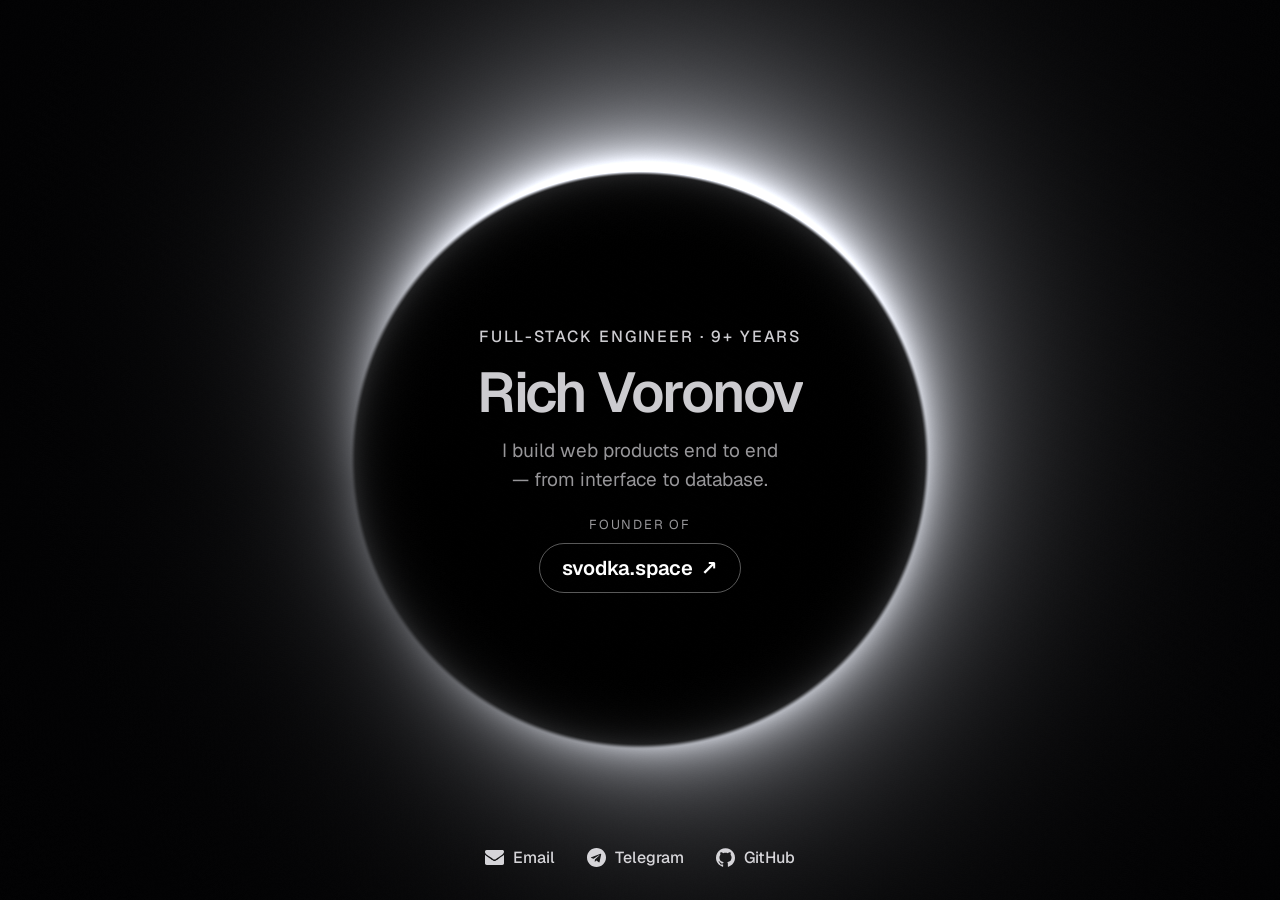
<file: index.html>
<!DOCTYPE html><html lang="en"><head><meta charset="utf-8"><meta name="viewport" content="width=device-width, initial-scale=1"><meta name="description" content="Rich Voronov — full-stack engineer with 9+ years of experience, founder of svodka.space"><meta name="theme-color" content="#020203"><link rel="icon" href="/favicon.ico"><title>Rich Voronov — Full-stack engineer</title><style>@font-face{font-family:Geist Variable;font-style:normal;font-display:swap;font-weight:100 900;src:url(/_astro/geist-cyrillic-ext-wght-normal.DjL33-gN.woff2)format("woff2-variations");unicode-range:U+460-52F,U+1C80-1C8A,U+20B4,U+2DE0-2DFF,U+A640-A69F,U+FE2E-FE2F}@font-face{font-family:Geist Variable;font-style:normal;font-display:swap;font-weight:100 900;src:url(/_astro/geist-cyrillic-wght-normal.BEAKL7Jp.woff2)format("woff2-variations");unicode-range:U+301,U+400-45F,U+490-491,U+4B0-4B1,U+2116}@font-face{font-family:Geist Variable;font-style:normal;font-display:swap;font-weight:100 900;src:url(/_astro/geist-vietnamese-wght-normal.6IgcOCM7.woff2)format("woff2-variations");unicode-range:U+102-103,U+110-111,U+128-129,U+168-169,U+1A0-1A1,U+1AF-1B0,U+300-301,U+303-304,U+308-309,U+323,U+329,U+1EA0-1EF9,U+20AB}@font-face{font-family:Geist Variable;font-style:normal;font-display:swap;font-weight:100 900;src:url(/_astro/geist-latin-ext-wght-normal.DC-KSUi6.woff2)format("woff2-variations");unicode-range:U+100-2BA,U+2BD-2C5,U+2C7-2CC,U+2CE-2D7,U+2DD-2FF,U+304,U+308,U+329,U+1D00-1DBF,U+1E00-1E9F,U+1EF2-1EFF,U+2020,U+20A0-20AB,U+20AD-20C0,U+2113,U+2C60-2C7F,U+A720-A7FF}@font-face{font-family:Geist Variable;font-style:normal;font-display:swap;font-weight:100 900;src:url(/_astro/geist-latin-wght-normal.BgDaEnEv.woff2)format("woff2-variations");unicode-range:U+??,U+131,U+152-153,U+2BB-2BC,U+2C6,U+2DA,U+2DC,U+304,U+308,U+329,U+2000-206F,U+20AC,U+2122,U+2191,U+2193,U+2212,U+2215,U+FEFF,U+FFFD}:root{--bg:#020203;--fg:#f1f0f4;--disk:#000;--glow:#d9dce4;--disk-fg:#f3f2f7;--disk-muted:#f3f2f79e;--disk-link:#fff;color-scheme:dark}*,:before,:after{box-sizing:border-box}html{-webkit-text-size-adjust:100%;-webkit-font-smoothing:antialiased}body{background:var(--bg);min-height:100dvh;color:var(--fg);margin:0;font-family:Geist Variable,system-ui,sans-serif}h1,p{margin:0}a{color:inherit}.glow{z-index:0;width:100%;height:100%;display:block;position:fixed;inset:0}:root[data-no-webgl] .glow{background:radial-gradient(circle at 50% 45%,#d9dce459,#0000 55%)}
.page[data-astro-cid-pkerguu4]{z-index:1;grid-template-rows:1fr auto;justify-items:center;min-height:100dvh;padding:72px 20px 32px;display:grid;position:relative}.disk[data-astro-cid-pkerguu4]{aspect-ratio:1;text-align:center;width:min(64vmin,600px);color:var(--disk-fg);border-radius:50%;align-self:center;place-items:center;display:grid}.inside[data-astro-cid-pkerguu4]{width:72%}.eyebrow[data-astro-cid-pkerguu4]{letter-spacing:.12em;text-transform:uppercase;color:var(--disk-fg);margin-bottom:clamp(10px,2vmin,18px);font-size:clamp(13px,2.1vmin,16px);font-weight:500}h1[data-astro-cid-pkerguu4]{letter-spacing:-.04em;margin-bottom:clamp(10px,2vmin,16px);font-size:clamp(30px,6.4vmin,56px);font-weight:600;line-height:1}.summary[data-astro-cid-pkerguu4]{color:var(--disk-muted);text-wrap:balance;margin-bottom:clamp(14px,2.6vmin,22px);font-size:clamp(15px,2.4vmin,19px);line-height:1.5}.founder[data-astro-cid-pkerguu4]{flex-direction:column;align-items:center;gap:clamp(6px,1.2vmin,10px);display:flex}.founder-label[data-astro-cid-pkerguu4]{letter-spacing:.14em;text-transform:uppercase;color:var(--disk-muted);font-size:clamp(11px,1.6vmin,13px)}.product[data-astro-cid-pkerguu4]{border:1px solid color-mix(in srgb, var(--disk-link) 35%, transparent);letter-spacing:-.01em;color:var(--disk-link);border-radius:999px;align-items:center;gap:8px;padding:clamp(8px,1.4vmin,11px) clamp(16px,2.6vmin,22px);font-size:clamp(16px,2.4vmin,20px);font-weight:600;text-decoration:none;transition:background .25s,color .25s,border-color .25s;display:inline-flex}.product[data-astro-cid-pkerguu4]:hover{background:var(--disk-link);border-color:var(--disk-link);color:var(--disk)}.product-arrow[data-astro-cid-pkerguu4]{transition:transform .25s}.product[data-astro-cid-pkerguu4]:hover .product-arrow[data-astro-cid-pkerguu4]{transform:translate(2px,-2px)}.product[data-astro-cid-pkerguu4]:focus-visible{outline:2px solid var(--disk-link);outline-offset:3px}.glint[data-astro-cid-pkerguu4]{--glint-base:#f3f2f7d6;color:#0000;background-image:linear-gradient(105deg, transparent 42%, #fffffff2 50%, transparent 58%), linear-gradient(var(--glint-base), var(--glint-base));background-position:150% 0,0 0;background-repeat:no-repeat;background-size:300% 100%,100% 100%;-webkit-background-clip:text;background-clip:text;animation:7s ease-in-out 2.6s infinite sheen;display:inline-block}@keyframes sheen{0%{background-position:150% 0,0 0}35%,to{background-position:-50% 0,0 0}}@media (prefers-reduced-motion:reduce){.glint[data-astro-cid-pkerguu4]{animation:none}}@keyframes reveal{0%{opacity:0;filter:blur(10px);transform:translateY(10px)}}.inside[data-astro-cid-pkerguu4]>[data-astro-cid-pkerguu4],.contacts[data-astro-cid-pkerguu4]{animation:.9s cubic-bezier(.22,1,.36,1) both reveal}.inside[data-astro-cid-pkerguu4]>[data-astro-cid-pkerguu4]:first-child{animation-delay:.7s}.inside[data-astro-cid-pkerguu4]>[data-astro-cid-pkerguu4]:nth-child(2){animation-delay:.85s}.inside[data-astro-cid-pkerguu4]>[data-astro-cid-pkerguu4]:nth-child(3){animation-delay:1s}.inside[data-astro-cid-pkerguu4]>[data-astro-cid-pkerguu4]:nth-child(4){animation-delay:1.15s}.contacts[data-astro-cid-pkerguu4]{animation-delay:1.4s}@media (prefers-reduced-motion:reduce){.inside[data-astro-cid-pkerguu4]>[data-astro-cid-pkerguu4],.contacts[data-astro-cid-pkerguu4]{animation:none}}.contacts[data-astro-cid-pkerguu4]{gap:32px;font-size:16px;font-weight:500;display:flex}.contacts[data-astro-cid-pkerguu4] a[data-astro-cid-pkerguu4]{color:var(--fg);opacity:.88;align-items:center;gap:9px;text-decoration:none;transition:opacity .2s;display:inline-flex}.contacts[data-astro-cid-pkerguu4] a[data-astro-cid-pkerguu4]:hover{opacity:1}.contact-icon[data-astro-cid-pkerguu4]{fill:currentColor;width:19px;height:19px}@media (width<=520px){.disk[data-astro-cid-pkerguu4]{width:min(92vw,420px)}.inside[data-astro-cid-pkerguu4]{width:76%}}
</style></head><body><canvas class="glow" aria-hidden="true"></canvas><main class="page" data-astro-cid-pkerguu4><section class="disk" data-glow-target data-astro-cid-pkerguu4><div class="inside" data-astro-cid-pkerguu4><p class="eyebrow" data-astro-cid-pkerguu4><span class="glint" data-astro-cid-pkerguu4>Full-stack engineer · 9+ years</span></p><h1 data-astro-cid-pkerguu4><span class="glint" data-astro-cid-pkerguu4>Rich Voronov</span></h1><p class="summary" data-astro-cid-pkerguu4>I build web products end to end — from interface to database.</p><div class="founder" data-astro-cid-pkerguu4><span class="founder-label" data-astro-cid-pkerguu4>Founder of</span><a class="product" href="https://svodka.space" target="_blank" rel="noreferrer noopener" data-astro-cid-pkerguu4>svodka.space<span class="product-arrow" aria-hidden="true" data-astro-cid-pkerguu4>↗</span></a></div></div></section><nav class="contacts" aria-label="Contacts" data-astro-cid-pkerguu4><a href="mailto:richvoronov@gmail.com" data-astro-cid-pkerguu4><svg width="20" height="20" viewBox="0 0 511.626 511.626" class="contact-icon" aria-hidden="true" data-astro-cid-pkerguu4="true"><path d="M49.106 178.729c6.472 4.567 25.981 18.131 58.528 40.685 32.548 22.554 57.482 39.92 74.803 52.099 1.903 1.335 5.946 4.237 12.131 8.71 6.186 4.476 11.326 8.093 15.416 10.852 4.093 2.758 9.041 5.852 14.849 9.277 5.806 3.422 11.279 5.996 16.418 7.7 5.14 1.718 9.898 2.569 14.275 2.569h.575c4.377 0 9.137-.852 14.277-2.569 5.137-1.704 10.615-4.281 16.416-7.7 5.804-3.429 10.752-6.52 14.845-9.277 4.093-2.759 9.229-6.376 15.417-10.852 6.184-4.477 10.232-7.375 12.135-8.71 17.508-12.179 62.051-43.11 133.615-92.79 13.894-9.703 25.502-21.411 34.827-35.116 9.332-13.699 13.993-28.07 13.993-43.105 0-12.564-4.523-23.319-13.565-32.264-9.041-8.947-19.749-13.418-32.117-13.418H45.679c-14.655 0-25.933 4.948-33.832 14.844C3.949 79.562 0 91.934 0 106.779c0 11.991 5.236 24.985 15.703 38.974 10.466 13.99 21.604 24.983 33.403 32.976z" /><path d="M483.072 209.275c-62.424 42.251-109.824 75.087-142.177 98.501-10.849 7.991-19.65 14.229-26.409 18.699-6.759 4.473-15.748 9.041-26.98 13.702-11.228 4.668-21.692 6.995-31.401 6.995h-.578c-9.707 0-20.177-2.327-31.405-6.995-11.228-4.661-20.223-9.229-26.98-13.702-6.755-4.47-15.559-10.708-26.407-18.699-25.697-18.842-72.995-51.68-141.896-98.501C17.987 202.047 8.375 193.762 0 184.437v226.685c0 12.57 4.471 23.319 13.418 32.265 8.945 8.949 19.701 13.422 32.264 13.422h420.266c12.56 0 23.315-4.473 32.261-13.422 8.949-8.949 13.418-19.694 13.418-32.265V184.437c-8.186 9.132-17.7 17.417-28.555 24.838z" /></svg>Email</a><a href="https://t.me/richvoronov" target="_blank" rel="noreferrer noopener" data-astro-cid-pkerguu4><svg height="20" viewBox="0 0 24 24" width="20" class="contact-icon" aria-hidden="true" data-astro-cid-pkerguu4="true"><path d="M12 24c6.629 0 12-5.371 12-12S18.629 0 12 0 0 5.371 0 12s5.371 12 12 12zM5.491 11.74l11.57-4.461c.537-.194 1.006.131.832.943l.001-.001-1.97 9.281c-.146.658-.537.818-1.084.508l-3-2.211-1.447 1.394c-.16.16-.295.295-.605.295l.213-3.053 5.56-5.023c.242-.213-.054-.333-.373-.121l-6.871 4.326-2.962-.924c-.643-.204-.657-.643.136-.953z" /></svg>Telegram</a><a href="https://github.com/richvoronov" target="_blank" rel="noreferrer noopener" data-astro-cid-pkerguu4><svg width="20" height="20" viewBox="0 0 438.549 438.549" class="contact-icon" aria-hidden="true" data-astro-cid-pkerguu4="true"><path d="M409.132 114.573c-19.608-33.596-46.205-60.194-79.798-79.8-33.598-19.607-70.277-29.408-110.063-29.408-39.781 0-76.472 9.804-110.063 29.408-33.596 19.605-60.192 46.204-79.8 79.8C9.803 148.168 0 184.854 0 224.63c0 47.78 13.94 90.745 41.827 128.906 27.884 38.164 63.906 64.572 108.063 79.227 5.14.954 8.945.283 11.419-1.996 2.475-2.282 3.711-5.14 3.711-8.562 0-.571-.049-5.708-.144-15.417a2549.81 2549.81 0 01-.144-25.406l-6.567 1.136c-4.187.767-9.469 1.092-15.846 1-6.374-.089-12.991-.757-19.842-1.999-6.854-1.231-13.229-4.086-19.13-8.559-5.898-4.473-10.085-10.328-12.56-17.556l-2.855-6.57c-1.903-4.374-4.899-9.233-8.992-14.559-4.093-5.331-8.232-8.945-12.419-10.848l-1.999-1.431c-1.332-.951-2.568-2.098-3.711-3.429-1.142-1.331-1.997-2.663-2.568-3.997-.572-1.335-.098-2.43 1.427-3.289 1.525-.859 4.281-1.276 8.28-1.276l5.708.853c3.807.763 8.516 3.042 14.133 6.851 5.614 3.806 10.229 8.754 13.846 14.842 4.38 7.806 9.657 13.754 15.846 17.847 6.184 4.093 12.419 6.136 18.699 6.136 6.28 0 11.704-.476 16.274-1.423 4.565-.952 8.848-2.383 12.847-4.285 1.713-12.758 6.377-22.559 13.988-29.41-10.848-1.14-20.601-2.857-29.264-5.14-8.658-2.286-17.605-5.996-26.835-11.14-9.235-5.137-16.896-11.516-22.985-19.126-6.09-7.614-11.088-17.61-14.987-29.979-3.901-12.374-5.852-26.648-5.852-42.826 0-23.035 7.52-42.637 22.557-58.817-7.044-17.318-6.379-36.732 1.997-58.24 5.52-1.715 13.706-.428 24.554 3.853 10.85 4.283 18.794 7.952 23.84 10.994 5.046 3.041 9.089 5.618 12.135 7.708 17.705-4.947 35.976-7.421 54.818-7.421s37.117 2.474 54.823 7.421l10.849-6.849c7.419-4.57 16.18-8.758 26.262-12.565 10.088-3.805 17.802-4.853 23.134-3.138 8.562 21.509 9.325 40.922 2.279 58.24 15.036 16.18 22.559 35.787 22.559 58.817 0 16.178-1.958 30.497-5.853 42.966-3.9 12.471-8.941 22.457-15.125 29.979-6.191 7.521-13.901 13.85-23.131 18.986-9.232 5.14-18.182 8.85-26.84 11.136-8.662 2.286-18.415 4.004-29.263 5.146 9.894 8.562 14.842 22.077 14.842 40.539v60.237c0 3.422 1.19 6.279 3.572 8.562 2.379 2.279 6.136 2.95 11.276 1.995 44.163-14.653 80.185-41.062 108.068-79.226 27.88-38.161 41.825-81.126 41.825-128.906-.01-39.771-9.818-76.454-29.414-110.049z" /></svg>GitHub</a></nav></main><script type="module">function e(e){let t=document.createElement(`span`);t.style.color=`var(${e})`,document.body.append(t);let n=getComputedStyle(t).color.match(/\d+(\.\d+)?/g)??[];return t.remove(),n.slice(0,3).map(e=>Number(e)/255)}function t(e,t,n){let r=e.createShader(t);return e.shaderSource(r,n),e.compileShader(r),r}function n(n,r){let i=n.getContext(`webgl`,{antialias:!1,alpha:!1});if(!i){document.documentElement.dataset.noWebgl=``;return}let a=i.createProgram();i.attachShader(a,t(i,i.VERTEX_SHADER,`
attribute vec2 aPosition;
void main() {
  gl_Position = vec4(aPosition, 0.0, 1.0);
}
`)),i.attachShader(a,t(i,i.FRAGMENT_SHADER,`
precision highp float;

uniform vec2 uCenter;
uniform float uRadius;
uniform float uTime;
uniform vec3 uBg;
uniform vec3 uDisk;
uniform vec3 uGlow;

float hash(vec2 p) {
  return fract(sin(dot(p, vec2(127.1, 311.7))) * 43758.5453);
}

void main() {
  vec2 p = gl_FragCoord.xy;
  vec2 q = (p - uCenter) / uRadius;
  float d = length(q);
  float outside = max(d - 1.0, 0.0);

  float beat = 0.5 + 0.5 * sin(uTime * 0.85);
  vec2 dir = q / max(d, 0.0001);
  float spin = uTime * 0.32;
  float lobe1 = dot(dir, vec2(cos(spin), sin(spin)));
  float phase = spin * 1.35 + 1.7;
  float lobe2 = (dir.x * dir.x - dir.y * dir.y) * cos(phase) - 2.0 * dir.x * dir.y * sin(phase);
  float sweep = clamp(0.62 + 0.3 * lobe1 + 0.18 * lobe2, 0.25, 1.1);

  float falloff = mix(3.8, 3.0, beat) / mix(0.75, 1.15, sweep);
  float glow = (exp(-outside * falloff) * mix(0.62, 0.8, beat)
    + exp(-outside * 14.0) * mix(0.58, 0.7, beat)) * sweep;
  float ignition = smoothstep(0.1, 2.2, uTime);
  glow *= ignition * ignition;

  float softEdge = 4.0 / uRadius;
  float mask = 1.0 - smoothstep(1.0 - softEdge, 1.0 + softEdge * 0.5, d);
  float innerGlow = exp(-(1.0 - min(d, 1.0)) * 18.0) * mix(0.14, 0.18, beat);

  vec3 outer = uBg + uGlow * glow;
  vec3 disk = uDisk + uGlow * innerGlow;
  vec3 color = mix(outer, disk, mask);
  color += (hash(p + fract(uTime)) - 0.5) / 128.0;

  gl_FragColor = vec4(color, 1.0);
}
`)),i.linkProgram(a),i.useProgram(a),i.bindBuffer(i.ARRAY_BUFFER,i.createBuffer()),i.bufferData(i.ARRAY_BUFFER,new Float32Array([-1,-1,3,-1,-1,3]),i.STATIC_DRAW);let o=i.getAttribLocation(a,`aPosition`);i.enableVertexAttribArray(o),i.vertexAttribPointer(o,2,i.FLOAT,!1,0,0);let s=e=>i.getUniformLocation(a,e),c=s(`uCenter`),l=s(`uRadius`),u=s(`uTime`);i.uniform3fv(s(`uBg`),e(`--bg`)),i.uniform3fv(s(`uDisk`),e(`--disk`)),i.uniform3fv(s(`uGlow`),e(`--glow`));let d=1,f=()=>{d=Math.min(window.devicePixelRatio||1,2),n.width=Math.round(n.clientWidth*d),n.height=Math.round(n.clientHeight*d),i.viewport(0,0,n.width,n.height)},p=window.matchMedia(`(prefers-reduced-motion: reduce)`),m=performance.now(),h=e=>{let t=r.getBoundingClientRect();i.uniform2f(c,(t.left+t.width/2)*d,n.height-(t.top+t.height/2)*d),i.uniform1f(l,t.width/2*d),i.uniform1f(u,p.matches?8:(e-m)/1e3),i.drawArrays(i.TRIANGLES,0,3),p.matches||requestAnimationFrame(h)};new ResizeObserver(()=>{f(),p.matches&&h(performance.now())}).observe(n),f(),requestAnimationFrame(h)}var r=document.querySelector(`[data-glow-target]`);r&&n(document.querySelector(`.glow`),r);</script></body></html>
</file>
